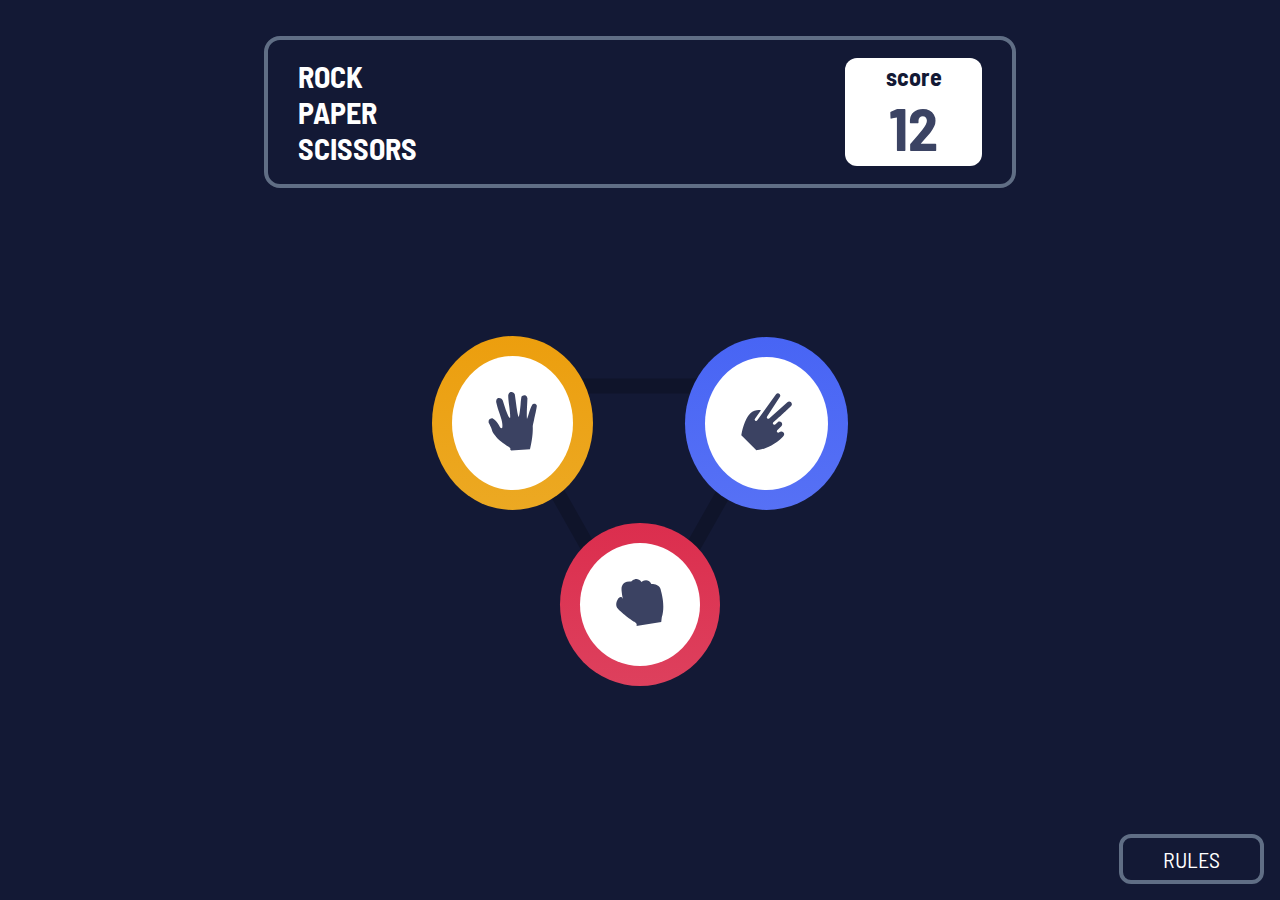
<file: index.html>
<!DOCTYPE html>
<html lang="en">
  <head>
    <meta charset="UTF-8" />
    <meta name="viewport" content="width=device-width, initial-scale=1.0" />
    <link rel="stylesheet" href="css/pick.css" />
    <link
      rel="stylesheet"
      href="https://fonts.googleapis.com/css?family=Barlow+Semi+Condensed"
    />
    <link rel="stylesheet" href="css/utilities.css" />
    <title>pick</title>
  </head>
  <body>
    <div id="main">
      <div id="top">
        <div class="gameName">
          <div>ROCK</div>
          <div>PAPER</div>
          <div>SCISSORS</div>
        </div>
        <div class="divScore">
          <div>score</div>
          <div id="score">12</div>
        </div>
      </div>
      <div id="items">
        <div id="divPaperAndScissors">
          <a href="secound.html?1" id="btn1" class="btns">
            <div class="divItemsInner">
              <img src="source/icon-paper.svg" alt="loading" />
            </div>
          </a>
          <a href="secound.html?2" id="btn2" class="btns">
            <div class="divItemsInner">
              <img src="source/icon-scissors.svg" alt="loading" />
            </div>
          </a>
        </div>

        <a href="secound.html?3" id="btn3" class="btns">
          <div class="divItemsInner">
            <img src="source/icon-rock.svg" alt="loading" />
          </div>
        </a>
      </div>
      <div id="button">
        <button>RULES</button>
      </div>
    </div>
    <div id="triangle">
      <svg width="313" height="278" xmlns="http://www.w3.org/2000/svg">
        <path
          stroke="#000"
          stroke-width="15"
          fill="none"
          opacity=".2"
          d="M156.5 262 300 8H13z"
        />
      </svg>
    </div>
    <div class="outRules">
      <div class="rules">
        <div>RULES</div>
        <img src="source/image-rules.svg" alt="loading" />
      </div>
    </div>

    <script>
      document.getElementById("button").addEventListener("mouseover", () => {
        document.getElementById("button").addEventListener("click", () => {
          document.querySelector(".outRules").style.visibility = "visible";
        });
      });
      document.querySelector(".outRules").addEventListener("click", () => {
        document.querySelector(".outRules").style.visibility = "hidden";
      });
    </script>
  </body>
</html>
</file>
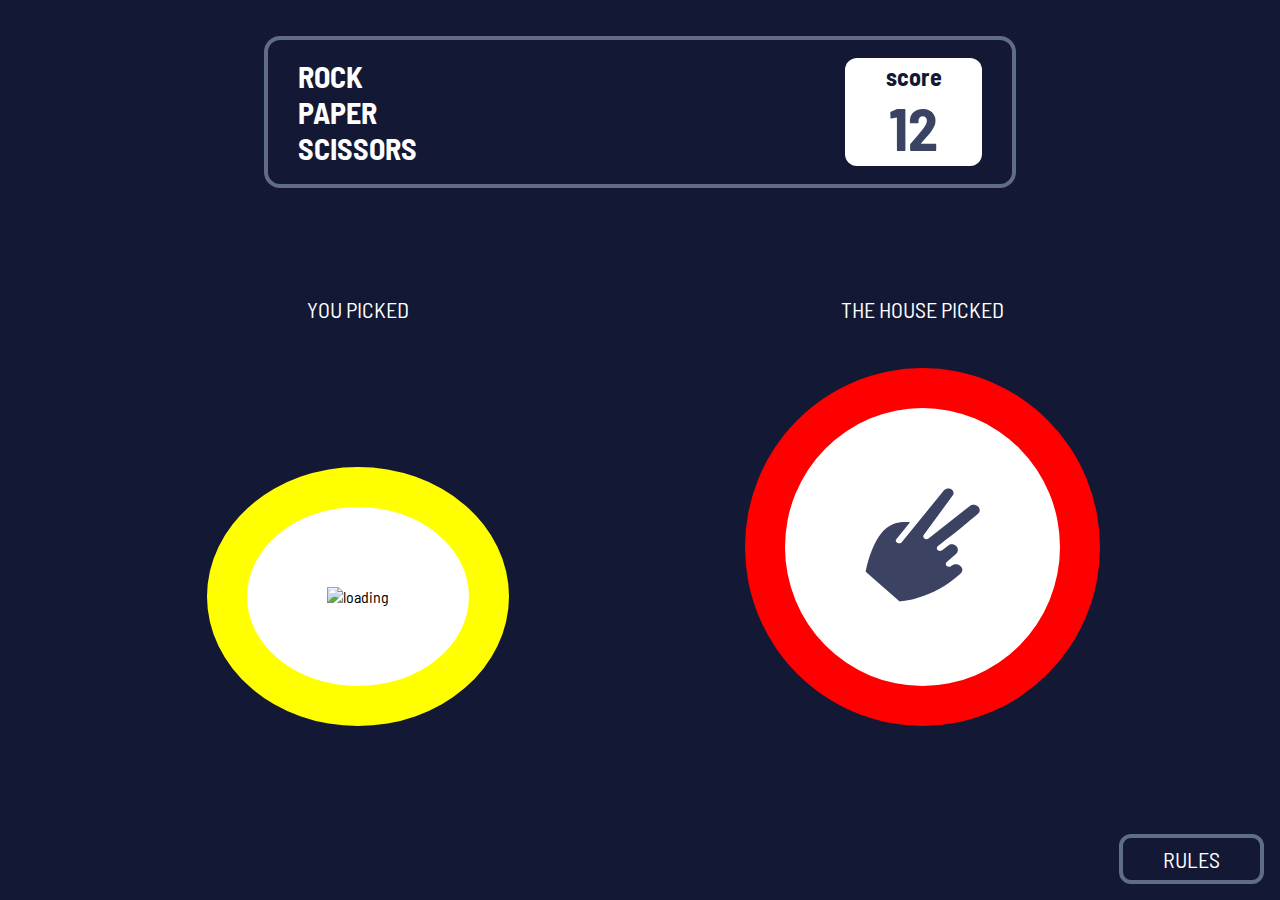
<file: secound.html>
<!DOCTYPE html>
<html lang="en">
  <head>
    <meta charset="UTF-8" />
    <meta name="viewport" content="width=device-width, initial-scale=1.0" />
    <link rel="stylesheet" href="css/secound.css" />
    <link
      rel="stylesheet"
      href="https://fonts.googleapis.com/css?family=Barlow+Semi+Condensed"
    />
    <link rel="stylesheet" href="css/utilities.css" />
    <title>pick</title>
  </head>
  <body>
    <div id="main">
      <div id="top">
        <div class="gameName">
          <div>ROCK</div>
          <div>PAPER</div>
          <div>SCISSORS</div>
        </div>
        <div class="divScore">
          <div>score</div>
          <div id="score">12</div>
        </div>
      </div>

      <div id="middle">
        <div class="halfLeft half">
          <div class="rextOnIcons">YOU PICKED</div>
          <div class="icon">
            <img id="selected" alt="loading" />
          </div>
        </div>

        <div id="whatHappend"></div>

        <div class="halfRight half">
          <div class="rextOnIcons">THE HOUSE PICKED</div>
          <div class="icon random-icon">
            <img id="random_icon" alt="loading" />
          </div>
        </div>
      </div>

      <div id="button">
        <button>RULES</button>
      </div>
    </div>

    <div class="outRules">
      <div class="rules">
        <div>RULES</div>
        <img src="source/image-rules.svg" alt="loading" />
      </div>
    </div>
    <script>
      document.getElementById("button").addEventListener("mouseover", () => {
        document.getElementById("button").addEventListener("click", () => {
          document.querySelector(".outRules").style.visibility = "visible";
        });
      });
      document.querySelector(".outRules").addEventListener("click", () => {
        document.querySelector(".outRules").style.visibility = "hidden";
      });
      let selectedNumber = location.search[location.search.length - 1];
      let itemSelected = document.getElementById("selected");
      let randomIcon = document.getElementById("random_icon");
      const random = (min, max) =>
        Math.floor(Math.random() * (max - min)) + min;
      switch (selectedNumber) {
        case "1":
          itemSelected.src = "source/icon-paper.svg";
          break;
        case "2":
          itemSelected.src = "source/icon-scissors.svg";
          break;
        case "3":
          itemSelected.src = "source/icon-rock.svg";
          break;
      }
      let randomNumber = random(1, 4);
      switch (randomNumber) {
        case 1:
          randomIcon.src = "source/icon-paper.svg";
          break;
        case 2:
          randomIcon.src = "source/icon-scissors.svg";
          break;
        case 3:
          randomIcon.src = "source/icon-rock.svg";
          break;
      }
      const loseWin = document.getElementById("whatHappend");
      switch (selectedNumber) {
        case "1":
          switch (randomNumber) {
            case 1:
              loseWin.innerHTML = "You Have Draw";
              break;
            case 2:
              loseWin.innerHTML = "You Have Lose";
              break;
            case 3:
              loseWin.innerHTML = "You Have Win";
              break;
          }
          break;
        case "2":
          switch (randomNumber) {
            case 1:
              loseWin.innerHTML = "You Have Win";
              break;
            case 2:
              loseWin.innerHTML = "You Have Draw";
              break;
            case 3:
              loseWin.innerHTML = "You Have Lose";
              break;
          }
          break;
        case "3":
          switch (randomNumber) {
            case 1:
              loseWin.innerHTML = "You Have Lose";
              break;
            case 2:
              loseWin.innerHTML = "You Have Win";
              break;
            case 3:
              loseWin.innerHTML = "You Have Draw";
              break;
          }
          break;
      }
    </script>
  </body>
</html>
</file>
<file: css/pick.css>
#items {
  max-width: 600px;
  width: 54%;
  height: 42%;
  display: flex;
  flex-direction: column;
  justify-content: space-around;
  align-items: center;
}

#divPaperAndScissors {
  width: 100%;
  display: flex;
  justify-content: space-evenly;
  align-items: center;
}

.divItemsInner {
  background-color: white;
  border-radius: 50%;
  padding: 36px;
}
.btns {
  padding: 20px;
  border-radius: 50%;
  border: 0;
  cursor: pointer;
}

#btn1 {
  background-image: linear-gradient(hsl(39, 89%, 49%), hsl(40, 84%, 53%));
}
#btn2 {
  background-image: linear-gradient(hsl(230, 89%, 62%), hsl(230, 89%, 65%));
}
#btn3 {
  background-image: linear-gradient(hsl(349, 71%, 52%), hsl(349, 70%, 56%));
}

#button {
  width: 100%;
  text-align: end;
}
#button > button {
  background-color: transparent;
  border: 0;
  color: white;
  outline: hsl(217, 16%, 45%) solid 4px;
  padding: 8px 40px;
  border-radius: 8px;
  font-size: 22px;
  cursor: pointer;
}
#triangle {
  position: absolute;
  top: 42%;
  left: 0px;
  width: 100%;
  display: flex;
  justify-content: center;
  z-index: -1;
}
</file>
<file: css/utilities.css>
* {
  margin: 0;
  padding: 0;
  box-sizing: border-box;
  font-family: "Barlow Semi Condensed";
}
body {
  background-color: rgb(19, 25, 53);
  position: relative;
}

#main {
  max-width: 1366px;
  margin: 0 auto;
  text-align: center;
  width: 100%;
  height: 100vh;
  display: flex;
  flex-direction: column;
  justify-content: space-between;
  align-items: center;
  padding: 20px;
}

#top {
  margin-top: 20px;
  width: 60%;
  outline: hsl(217, 16%, 45%) solid 4px;
  padding: 18px 30px;
  border-radius: 12px;
  display: flex;
  justify-content: space-between;
  align-items: center;
  font-size: 30px;
  color: white;
  font-weight: bold;
}
.divScore {
  background-color: white;
  color: rgb(19, 25, 53);
  width: 20%;
  height: 100%;
  font-size: 24px;
  border-radius: 12px;
  display: flex;
  flex-direction: column;
  justify-content: center;
  align-items: center;
}
#score {
  color: hsl(229, 25%, 31%);
  font-size: 60px;
}
.gameName {
  text-align: left;
}
#button {
  width: 100%;
  text-align: end;
}
#button > button {
  background-color: transparent;
  border: 0;
  color: white;
  outline: hsl(217, 16%, 45%) solid 4px;
  padding: 8px 40px;
  border-radius: 8px;
  font-size: 22px;
  cursor: pointer;
}
.outRules {
  position: absolute;
  top: 0;
  left: 0;
  bottom: 0;
  right: 0;
  visibility: hidden;
  display: flex;
  justify-content: center;
  align-items: center;
}
.rules {
  background-color: aliceblue;
  padding: 30px;
  border-radius: 20px;
  display: flex;
  flex-direction: column;
  justify-content: space-evenly;
  align-items: center;
}
.rules > img {
  width: 304px;
  height: 270px;
}
</file>
<file: css/secound.css>
#middle {
  width: 70%;
  height: 50%;
  display: flex;
  justify-content: space-between;
  align-items: center;
}
.half {
  width: 35%;
  height: 100%;
  display: flex;
  flex-direction: column;
  justify-content: space-between;
  align-items: center;
}
.rextOnIcons {
  color: white;
  font-size: 22px;
}
.icon {
  background-color: white;
  padding: 80px;
  border-radius: 50%;
  border: yellow 40px solid;
}
img {
  width: 9vw;
  height: 9vw;
}
.random-icon {
  border: red 40px solid;
}
#whatHappend {
  color: aliceblue;
  font-size: 50px;
  width: 10%;
}
</file>
